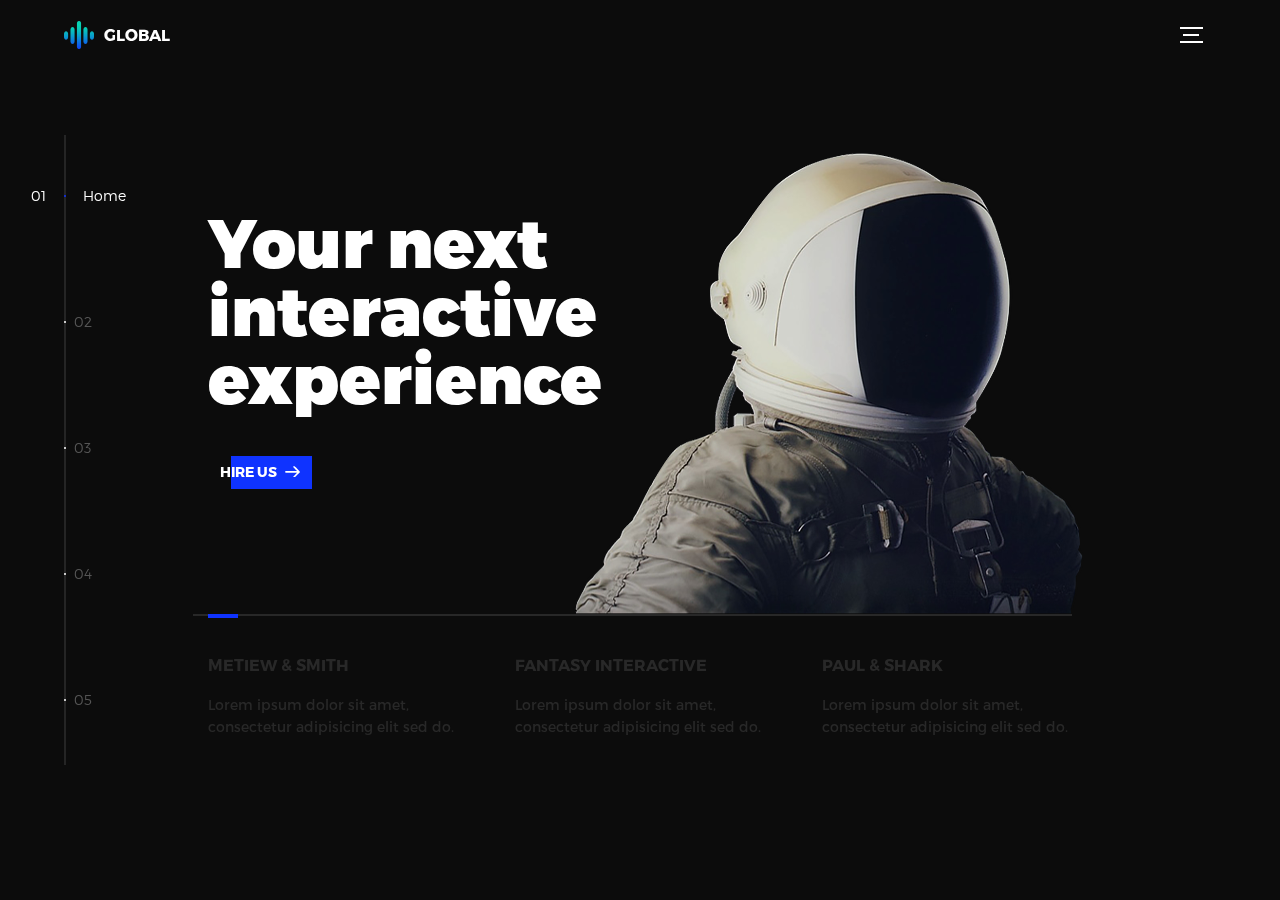
<file: app/templates/index.html>
<!DOCTYPE html>
<html lang="en">
<head>
  <title>Global</title>
  <meta charset="utf-8">
  <meta name="viewport" content="width=device-width, initial-scale=1">
  <meta http-equiv="X-UA-Compatible" content="IE=edge">
  <meta name="description" content="HTML5 website template">
  <meta name="keywords" content="global, template, html, sass, jquery">
  <meta name="author" content="Bucky Maler">
  <link rel="stylesheet" href="assets/css/main.css">
</head>
<body>

<!-- notification for small viewports and landscape oriented smartphones -->
<div class="device-notification">
  <a class="device-notification--logo" href="#0">
    <img src="assets/img/logo.png" alt="Global">
    <p>Global</p>
  </a>
  <p class="device-notification--message">Global has so much to offer that we must request you orient your device to portrait or find a larger screen. You won't be disappointed.</p>
</div>

<div class="perspective effect-rotate-left">
  <div class="container"><div class="outer-nav--return"></div>
    <div id="viewport" class="l-viewport">
      <div class="l-wrapper">
        <header class="header">
          <a class="header--logo" href="#0">
            <img src="assets/img/logo.png" alt="Global">
            <p>Global</p>
          </a>
          <button class="header--cta cta">Hire Us</button>
          <div class="header--nav-toggle">
            <span></span>
          </div>
        </header>
        <nav class="l-side-nav">
          <ul class="side-nav">
            <li class="is-active"><span>Home</span></li>
            <li><span>Works</span></li>
            <li><span>About</span></li>
            <li><span>Contact</span></li>
            <li><span>Hire us</span></li>
          </ul>
        </nav>
        <ul class="l-main-content main-content">
          <li class="l-section section section--is-active">
            <div class="intro">
              <div class="intro--banner">
                <h1>Your next<br>interactive<br>experience</h1>
                <button class="cta">Hire Us
                  <svg version="1.1" id="Layer_1" xmlns="http://www.w3.org/2000/svg" xmlns:xlink="http://www.w3.org/1999/xlink" x="0px" y="0px" viewBox="0 0 150 118" style="enable-background:new 0 0 150 118;" xml:space="preserve">
                  <g transform="translate(0.000000,118.000000) scale(0.100000,-0.100000)">
                    <path d="M870,1167c-34-17-55-57-46-90c3-15,81-100,194-211l187-185l-565-1c-431,0-571-3-590-13c-55-28-64-94-18-137c21-20,33-20,597-20h575l-192-193C800,103,794,94,849,39c20-20,39-29,61-29c28,0,63,30,298,262c147,144,272,271,279,282c30,51,23,60-219,304C947,1180,926,1196,870,1167z"/>
                  </g>
                  </svg>
                  <span class="btn-background"></span>
                </button>
                <img src="assets/img/introduction-visual.png" alt="Welcome">
              </div>
              <div class="intro--options">
                <a href="#0">
                  <h3>Metiew &amp; Smith</h3>
                  <p>Lorem ipsum dolor sit amet, consectetur adipisicing elit sed do.</p>
                </a>
                <a href="#0">
                  <h3>Fantasy interactive</h3>
                  <p>Lorem ipsum dolor sit amet, consectetur adipisicing elit sed do.</p>
                </a>
                <a href="#0">
                  <h3>Paul &amp; shark</h3>
                  <p>Lorem ipsum dolor sit amet, consectetur adipisicing elit sed do.</p>
                </a>
              </div>
            </div>
          </li>
          <li class="l-section section">
            <div class="work">
              <h2>Selected work</h2>
              <div class="work--lockup">
                <ul class="slider">
                  <li class="slider--item slider--item-left">
                    <a href="#0">
                      <div class="slider--item-image">
                        <img src="assets/img/work-victory.jpg" alt="Victory">
                      </div>
                      <p class="slider--item-title">Victory</p>
                      <p class="slider--item-description">Lorem ipsum dolor sit amet, consectetur adipisicing elit sed do.</p>
                    </a>
                  </li>
                  <li class="slider--item slider--item-center">
                    <a href="#0">
                      <div class="slider--item-image">
                        <img src="assets/img/work-metiew-smith.jpg" alt="Metiew and Smith">
                      </div>
                      <p class="slider--item-title">Metiew &amp; Smith</p>
                      <p class="slider--item-description">Lorem ipsum dolor sit amet, consectetur adipisicing elit sed do.</p>
                    </a>
                  </li>
                  <li class="slider--item slider--item-right">
                    <a href="#0">
                      <div class="slider--item-image">
                        <img src="assets/img/work-alex-nowak.jpg" alt="Alex Nowak">
                      </div>
                      <p class="slider--item-title">Alex Nowak</p>
                      <p class="slider--item-description">Lorem ipsum dolor sit amet, consectetur adipisicing elit sed do.</p>
                    </a>
                  </li>
                </ul>
                <div class="slider--prev">
                  <svg version="1.1" id="Layer_1" xmlns="http://www.w3.org/2000/svg" xmlns:xlink="http://www.w3.org/1999/xlink" x="0px" y="0px"
                  viewBox="0 0 150 118" style="enable-background:new 0 0 150 118;" xml:space="preserve">
                  <g transform="translate(0.000000,118.000000) scale(0.100000,-0.100000)">
                    <path d="M561,1169C525,1155,10,640,3,612c-3-13,1-36,8-52c8-15,134-145,281-289C527,41,562,10,590,10c22,0,41,9,61,29
                    c55,55,49,64-163,278L296,510h575c564,0,576,0,597,20c46,43,37,109-18,137c-19,10-159,13-590,13l-565,1l182,180
                    c101,99,187,188,193,199c16,30,12,57-12,84C631,1174,595,1183,561,1169z"/>
                  </g>
                  </svg>
                </div>
                <div class="slider--next">
                  <svg version="1.1" id="Layer_1" xmlns="http://www.w3.org/2000/svg" xmlns:xlink="http://www.w3.org/1999/xlink" x="0px" y="0px" viewBox="0 0 150 118" style="enable-background:new 0 0 150 118;" xml:space="preserve">
                  <g transform="translate(0.000000,118.000000) scale(0.100000,-0.100000)">
                    <path d="M870,1167c-34-17-55-57-46-90c3-15,81-100,194-211l187-185l-565-1c-431,0-571-3-590-13c-55-28-64-94-18-137c21-20,33-20,597-20h575l-192-193C800,103,794,94,849,39c20-20,39-29,61-29c28,0,63,30,298,262c147,144,272,271,279,282c30,51,23,60-219,304C947,1180,926,1196,870,1167z"/>
                  </g>
                  </svg>
                </div>
              </div>
            </div>
          </li>
          <li class="l-section section">
            <div class="about">
              <div class="about--banner">
                <h2>We<br>believe in<br>passionate<br>people</h2>
                <a href="#0">Career
                  <span>
                    <svg version="1.1" id="Layer_1" xmlns="http://www.w3.org/2000/svg" xmlns:xlink="http://www.w3.org/1999/xlink" x="0px" y="0px" viewBox="0 0 150 118" style="enable-background:new 0 0 150 118;" xml:space="preserve">
                    <g transform="translate(0.000000,118.000000) scale(0.100000,-0.100000)">
                      <path d="M870,1167c-34-17-55-57-46-90c3-15,81-100,194-211l187-185l-565-1c-431,0-571-3-590-13c-55-28-64-94-18-137c21-20,33-20,597-20h575l-192-193C800,103,794,94,849,39c20-20,39-29,61-29c28,0,63,30,298,262c147,144,272,271,279,282c30,51,23,60-219,304C947,1180,926,1196,870,1167z"/>
                    </g>
                    </svg>
                  </span>
                </a>
                <img src="assets/img/about-visual.png" alt="About Us">
              </div>
              <div class="about--options">
                <a href="#0">
                  <h3>Winners</h3>
                </a>
                <a href="#0">
                  <h3>Philosophy</h3>
                </a>
                <a href="#0">
                  <h3>History</h3>
                </a>
              </div>
            </div>
          </li>
          <li class="l-section section">
            <div class="contact">
              <div class="contact--lockup">
                <div class="modal">
                  <div class="modal--information">
                    <p>Pawia 5, 31-154 Kraków, Poland</p>
                    <a href="mailto:ouremail@gmail.com">ouremail@gmail.com</a>
                    <a href="tel:+148126287560">+48 12 628 75 60</a>
                  </div>
                  <ul class="modal--options">
                    <li><a href="#0">Bēhance</a></li>
                    <li><a href="#0">dribbble</a></li>
                    <li><a href="mailto:ouremail@gmail.com">Contact Us</a></li>
                  </ul>
                </div>
              </div>
            </div>
          </li>
          <li class="l-section section">
            <div class="hire">
              <h2>You want us to do</h2>
              <!-- checkout formspree.io for easy form setup -->
              <form class="work-request">
                <div class="work-request--options">
                  <span class="options-a">
                    <input id="opt-1" type="checkbox" value="app design">
                    <label for="opt-1">
                      <svg version="1.1" id="Layer_1" xmlns="http://www.w3.org/2000/svg" xmlns:xlink="http://www.w3.org/1999/xlink" x="0px" y="0px"
                      viewBox="0 0 150 111" style="enable-background:new 0 0 150 111;" xml:space="preserve">
                      <g transform="translate(0.000000,111.000000) scale(0.100000,-0.100000)">
                        <path d="M950,705L555,310L360,505C253,612,160,700,155,700c-6,0-44-34-85-75l-75-75l278-278L550-5l475,475c261,261,475,480,475,485c0,13-132,145-145,145C1349,1100,1167,922,950,705z"/>
                      </g>
                      </svg>
                      App Design
                    </label>
                    <input id="opt-2" type="checkbox" value="graphic design">
                    <label for="opt-2">
                      <svg version="1.1" id="Layer_1" xmlns="http://www.w3.org/2000/svg" xmlns:xlink="http://www.w3.org/1999/xlink" x="0px" y="0px"
                      viewBox="0 0 150 111" style="enable-background:new 0 0 150 111;" xml:space="preserve">
                      <g transform="translate(0.000000,111.000000) scale(0.100000,-0.100000)">
                        <path d="M950,705L555,310L360,505C253,612,160,700,155,700c-6,0-44-34-85-75l-75-75l278-278L550-5l475,475c261,261,475,480,475,485c0,13-132,145-145,145C1349,1100,1167,922,950,705z"/>
                      </g>
                      </svg>
                      Graphic Design
                    </label>
                    <input id="opt-3" type="checkbox" value="motion design">
                    <label for="opt-3">
                      <svg version="1.1" id="Layer_1" xmlns="http://www.w3.org/2000/svg" xmlns:xlink="http://www.w3.org/1999/xlink" x="0px" y="0px"
                      viewBox="0 0 150 111" style="enable-background:new 0 0 150 111;" xml:space="preserve">
                      <g transform="translate(0.000000,111.000000) scale(0.100000,-0.100000)">
                        <path d="M950,705L555,310L360,505C253,612,160,700,155,700c-6,0-44-34-85-75l-75-75l278-278L550-5l475,475c261,261,475,480,475,485c0,13-132,145-145,145C1349,1100,1167,922,950,705z"/>
                      </g>
                      </svg>
                      Motion Design
                    </label>
                  </span>
                  <span class="options-b">
                    <input id="opt-4" type="checkbox" value="ux design">
                    <label for="opt-4">
                      <svg version="1.1" id="Layer_1" xmlns="http://www.w3.org/2000/svg" xmlns:xlink="http://www.w3.org/1999/xlink" x="0px" y="0px"
                      viewBox="0 0 150 111" style="enable-background:new 0 0 150 111;" xml:space="preserve">
                      <g transform="translate(0.000000,111.000000) scale(0.100000,-0.100000)">
                        <path d="M950,705L555,310L360,505C253,612,160,700,155,700c-6,0-44-34-85-75l-75-75l278-278L550-5l475,475c261,261,475,480,475,485c0,13-132,145-145,145C1349,1100,1167,922,950,705z"/>
                      </g>
                      </svg>
                      UX Design
                    </label>
                    <input id="opt-5" type="checkbox" value="webdesign">
                    <label for="opt-5">
                      <svg version="1.1" id="Layer_1" xmlns="http://www.w3.org/2000/svg" xmlns:xlink="http://www.w3.org/1999/xlink" x="0px" y="0px"
                      viewBox="0 0 150 111" style="enable-background:new 0 0 150 111;" xml:space="preserve">
                      <g transform="translate(0.000000,111.000000) scale(0.100000,-0.100000)">
                        <path d="M950,705L555,310L360,505C253,612,160,700,155,700c-6,0-44-34-85-75l-75-75l278-278L550-5l475,475c261,261,475,480,475,485c0,13-132,145-145,145C1349,1100,1167,922,950,705z"/>
                      </g>
                      </svg>
                      Webdesign
                    </label>
                    <input id="opt-6" type="checkbox" value="marketing">
                    <label for="opt-6">
                      <svg version="1.1" id="Layer_1" xmlns="http://www.w3.org/2000/svg" xmlns:xlink="http://www.w3.org/1999/xlink" x="0px" y="0px"
                      viewBox="0 0 150 111" style="enable-background:new 0 0 150 111;" xml:space="preserve">
                      <g transform="translate(0.000000,111.000000) scale(0.100000,-0.100000)">
                        <path d="M950,705L555,310L360,505C253,612,160,700,155,700c-6,0-44-34-85-75l-75-75l278-278L550-5l475,475c261,261,475,480,475,485c0,13-132,145-145,145C1349,1100,1167,922,950,705z"/>
                      </g>
                      </svg>
                      Marketing
                    </label>
                  </span>
                </div>
                <div class="work-request--information">
                  <div class="information-name">
                    <input id="name" type="text" spellcheck="false">
                    <label for="name">Name</label>
                  </div>
                  <div class="information-email">
                    <input id="email" type="email" spellcheck="false">
                    <label for="email">Email</label>
                  </div>
                </div>
                <input type="submit" value="Send Request">
              </form>
            </div>
          </li>
        </ul>
      </div>
    </div>
  </div>
  <ul class="outer-nav">
    <li class="is-active">Home</li>
    <li>Works</li>
    <li>About</li>
    <li>Contact</li>
    <li>Hire us</li>
  </ul>
</div>

<script src="https://ajax.googleapis.com/ajax/libs/jquery/2.2.4/jquery.min.js"></script>
<script>window.jQuery || document.write('<script src="assets/js/vendor/jquery-2.2.4.min.js"><\/script>')</script>
<script src="assets/js/functions-min.js"></script>
</body>
</html>
</file>
<file: app/templates/assets/css/main.css>
@font-face{font-family:'Montserrat';src:url("fonts/Montserrat-Black.eot");src:local("☺"),url("fonts/Montserrat-Black.woff") format("woff"),url("fonts/Montserrat-Black.ttf") format("truetype"),url("fonts/Montserrat-Black.svg") format("svg");font-weight:900;font-style:normal}@font-face{font-family:'Montserrat';src:url("fonts/Montserrat-Bold.eot");src:local("☺"),url("fonts/Montserrat-Bold.woff") format("woff"),url("fonts/Montserrat-Bold.ttf") format("truetype"),url("fonts/Montserrat-Bold.svg") format("svg");font-weight:700;font-style:normal}@font-face{font-family:'Montserrat';src:url("fonts/Montserrat-Regular.eot");src:local("☺"),url("fonts/Montserrat-Regular.woff") format("woff"),url("fonts/Montserrat-Regular.ttf") format("truetype"),url("fonts/Montserrat-Regular.svg") format("svg");font-weight:400;font-style:normal}@font-face{font-family:'Montserrat';src:url("fonts/Montserrat-Light.eot");src:local("☺"),url("fonts/Montserrat-Light.woff") format("woff"),url("fonts/Montserrat-Light.ttf") format("truetype"),url("fonts/Montserrat-Light.svg") format("svg");font-weight:300;font-style:normal}/*! normalize.css v3.0.2 | MIT License | git.io/normalize */html{font-family:sans-serif;-ms-text-size-adjust:100%;-webkit-text-size-adjust:100%}body{margin:0}article,aside,details,figcaption,figure,footer,header,hgroup,main,menu,nav,section,summary{display:block}audio,canvas,progress,video{display:inline-block;vertical-align:baseline}audio:not([controls]){display:none;height:0}[hidden],template{display:none}a{background-color:transparent}a:active,a:hover{outline:0}abbr[title]{border-bottom:1px dotted}b,strong{font-weight:bold}dfn{font-style:italic}h1{font-size:2em;margin:0.67em 0}mark{background:#ff0;color:#000}small{font-size:80%}sub,sup{font-size:75%;line-height:0;position:relative;vertical-align:baseline}sup{top:-0.5em}sub{bottom:-0.25em}img{border:0}svg:not(:root){overflow:hidden}figure{margin:1em 40px}hr{box-sizing:content-box;height:0}pre{overflow:auto}code,kbd,pre,samp{font-family:monospace, monospace;font-size:1em}button,input,optgroup,select,textarea{color:inherit;font:inherit;margin:0}button{overflow:visible}button,select{text-transform:none}button,html input[type="button"],input[type="reset"],input[type="submit"]{-webkit-appearance:button;cursor:pointer}button[disabled],html input[disabled]{cursor:default}button::-moz-focus-inner,input::-moz-focus-inner{border:0;padding:0}input{line-height:normal}input[type="checkbox"],input[type="radio"]{box-sizing:border-box;padding:0}input[type="number"]::-webkit-inner-spin-button,input[type="number"]::-webkit-outer-spin-button{height:auto}input[type="search"]{-webkit-appearance:textfield;box-sizing:content-box}input[type="search"]::-webkit-search-cancel-button,input[type="search"]::-webkit-search-decoration{-webkit-appearance:none}fieldset{border:1px solid #c0c0c0;margin:0 2px;padding:0.35em 0.625em 0.75em}legend{border:0;padding:0}textarea{overflow:auto}optgroup{font-weight:bold}table{border-collapse:collapse;border-spacing:0}td,th{padding:0}::-moz-selection{background:#FFF498}::selection{background:#FFF498}::-moz-selection{background:#FFF498}img::-moz-selection{background:transparent}img::selection{background:transparent}img::-moz-selection{background:transparent}body{-webkit-tap-highlight-color:#FFF498}body{background-color:#0c0c0c;font-size:14px;line-height:1.6;font-family:"Montserrat",sans-serif;color:#fff;-webkit-font-smoothing:antialiased;-webkit-text-size-adjust:100%}.l-viewport{position:relative;width:100%;height:100vh;box-shadow:0 0 45px 5px rgba(0,0,0,0.85);overflow:hidden}.l-wrapper{position:relative;width:1440px;max-width:90%;height:100%;margin:0 auto}.l-side-nav{position:absolute;left:0;display:-webkit-box;display:-webkit-flex;display:-ms-flexbox;display:flex;height:100%;-webkit-box-align:center;-webkit-align-items:center;-ms-flex-align:center;align-items:center}.l-side-nav::before{content:"";position:absolute;top:50%;left:0;-webkit-transform:translateY(-50%);transform:translateY(-50%);width:2px;height:70%;max-height:750px;background-color:#555;opacity:.35;z-index:10}@media (max-width: 1180px){.l-side-nav{display:none}}.l-main-content{position:relative;width:100%;height:100%;margin:0;padding:0;list-style:none}.l-section{position:absolute;width:100%;height:100%}.device-notification{display:none;position:fixed;top:0;left:0;width:100%;height:100%;-webkit-box-orient:vertical;-webkit-box-direction:normal;-webkit-flex-direction:column;-ms-flex-direction:column;flex-direction:column;-webkit-box-align:center;-webkit-align-items:center;-ms-flex-align:center;-ms-grid-row-align:center;align-items:center;-webkit-box-pack:center;-webkit-justify-content:center;-ms-flex-pack:center;justify-content:center;background-color:#0c0c0c;z-index:12}.device-notification--logo{display:-webkit-box;display:-webkit-flex;display:-ms-flexbox;display:flex;-webkit-box-align:center;-webkit-align-items:center;-ms-flex-align:center;align-items:center;text-decoration:none;color:#fff}.device-notification--logo p{margin:0 0 0 10px;font-size:16px;font-weight:700;text-transform:uppercase}.device-notification--message{width:70%;margin:30px 0 0 0;font-weight:700;text-align:center}@media (max-width: 767px) and (min-width: 601px) and (max-height: 680px){.device-notification{display:-webkit-box;display:-webkit-flex;display:-ms-flexbox;display:flex}}@media (max-width: 600px) and (min-width: 480px) and (max-height: 580px){.device-notification{display:-webkit-box;display:-webkit-flex;display:-ms-flexbox;display:flex}}@media (max-width: 736px) and (min-width: 360px) and (orientation: landscape){.device-notification{display:-webkit-box;display:-webkit-flex;display:-ms-flexbox;display:flex}}@media(max-width: 359px){.device-notification{display:-webkit-box;display:-webkit-flex;display:-ms-flexbox;display:flex}}.section{opacity:0;visibility:hidden;-webkit-transition:opacity .4s ease-in-out,visibility 0s .4s;transition:opacity .4s ease-in-out,visibility 0s .4s}.section--is-active{opacity:1;visibility:visible;z-index:1;-webkit-transition:opacity .4s ease-in-out .4s;transition:opacity .4s ease-in-out .4s}.section--next{-webkit-transform:translateY(-45px);transform:translateY(-45px);-webkit-transition:-webkit-transform .4s ease-in-out;transition:-webkit-transform .4s ease-in-out;transition:transform .4s ease-in-out;transition:transform .4s ease-in-out, -webkit-transform .4s ease-in-out}.section--prev{-webkit-transform:translateY(45px);transform:translateY(45px);-webkit-transition:-webkit-transform .4s ease-in-out;transition:-webkit-transform .4s ease-in-out;transition:transform .4s ease-in-out;transition:transform .4s ease-in-out, -webkit-transform .4s ease-in-out}.header{position:absolute;top:0;left:0;display:-webkit-box;display:-webkit-flex;display:-ms-flexbox;display:flex;width:100%;height:70px;-webkit-box-align:center;-webkit-align-items:center;-ms-flex-align:center;align-items:center;-webkit-box-pack:justify;-webkit-justify-content:space-between;-ms-flex-pack:justify;justify-content:space-between;z-index:10}.header--logo{display:-webkit-box;display:-webkit-flex;display:-ms-flexbox;display:flex;-webkit-box-align:center;-webkit-align-items:center;-ms-flex-align:center;align-items:center;text-decoration:none;color:#fff}.header--logo p{margin:0 0 0 10px;font-size:16px;font-weight:700;text-transform:uppercase}.header--nav-toggle{display:-webkit-box;display:-webkit-flex;display:-ms-flexbox;display:flex;width:50px;height:50px;-webkit-box-orient:vertical;-webkit-box-direction:normal;-webkit-flex-direction:column;-ms-flex-direction:column;flex-direction:column;-webkit-box-align:center;-webkit-align-items:center;-ms-flex-align:center;align-items:center;-webkit-box-pack:center;-webkit-justify-content:center;-ms-flex-pack:center;justify-content:center;cursor:pointer}.header--nav-toggle span,.header--nav-toggle::before,.header--nav-toggle::after{content:"";position:relative;width:16px;height:2px;background-color:#fff}.header--nav-toggle::before{bottom:5px;width:23px}.header--nav-toggle::after{top:5px;width:23px}.header--cta{position:absolute;top:50%;left:50%;-webkit-transform:translate(-50%, -50%);transform:translate(-50%, -50%);padding:0 20px;line-height:30px;text-decoration:none;color:#fff;font-weight:700;text-transform:uppercase;background-color:#0f33ff;border:none;opacity:0;visibility:hidden;-webkit-transition:opacity .4s ease-in-out,visibility 0s .4s;transition:opacity .4s ease-in-out,visibility 0s .4s}.header--cta:focus{outline:none}.header--cta.is-active{opacity:1;visibility:visible;-webkit-transition:opacity .4s ease-in-out .4s;transition:opacity .4s ease-in-out .4s}@media (max-width: 767px){.header--cta{display:none}}.side-nav{position:relative;display:-webkit-box;display:-webkit-flex;display:-ms-flexbox;display:flex;width:100px;height:70%;max-height:750px;-webkit-box-orient:vertical;-webkit-box-direction:normal;-webkit-flex-direction:column;-ms-flex-direction:column;flex-direction:column;-webkit-justify-content:space-around;-ms-flex-pack:distribute;justify-content:space-around;margin:0;padding:0;list-style-position:inside;z-index:10}.side-nav>li{position:relative;top:-5px;color:#fff;font-size:6px;cursor:pointer}.side-nav>li span{position:relative;top:3px;left:10px;color:#fff;font-size:14px;font-weight:300;opacity:0;visibility:hidden}.side-nav>li::before{position:absolute;top:3px;left:10px;color:#555;font-size:14px;font-weight:300}.side-nav li:nth-child(1)::before{content:"01"}.side-nav li:nth-child(2)::before{content:"02"}.side-nav li:nth-child(3)::before{content:"03"}.side-nav li:nth-child(4)::before{content:"04"}.side-nav li:nth-child(5)::before{content:"05"}.side-nav li.is-active{color:#0f33ff;-webkit-transition:color .4s ease-in-out;transition:color .4s ease-in-out}.side-nav li.is-active span{opacity:1;visibility:visible;-webkit-transition:opacity .4s ease-in-out;transition:opacity .4s ease-in-out}.side-nav li.is-active::before{left:-33px;color:#fff}.intro{position:relative;display:-webkit-box;display:-webkit-flex;display:-ms-flexbox;display:flex;width:900px;max-width:75%;height:100%;-webkit-box-orient:vertical;-webkit-box-direction:normal;-webkit-flex-direction:column;-ms-flex-direction:column;flex-direction:column;-webkit-box-pack:center;-webkit-justify-content:center;-ms-flex-pack:center;justify-content:center;margin:0 auto}@media (max-width: 1180px){.intro{max-width:100%}}.intro--banner{position:relative;height:475px}.intro--banner::before{content:"";position:absolute;bottom:20px;left:-15px;right:0;height:2px;background-color:#282828}.intro--banner::after{content:"";position:absolute;bottom:18px;left:0;width:30px;height:4px;background-color:#0f33ff}.intro--banner h1{position:relative;font-size:68px;font-weight:900;line-height:1;z-index:1}.intro--banner button{position:relative;padding:5px 17px 5px 12px;font-weight:700;text-transform:uppercase;background-color:transparent;border:none}.intro--banner button .btn-background{position:absolute;top:0;left:23px;right:0;height:100%;background-color:#0f33ff;z-index:-1;-webkit-transition:left .2s ease-in-out;transition:left .2s ease-in-out}.intro--banner button:hover .btn-background{left:0}.intro--banner button:focus{outline:none}.intro--banner button svg{position:relative;left:5px;width:15px;fill:#fff}.intro--banner img{position:absolute;bottom:21px;right:-12px}.intro--options{display:-webkit-box;display:-webkit-flex;display:-ms-flexbox;display:flex;-webkit-box-pack:justify;-webkit-justify-content:space-between;-ms-flex-pack:justify;justify-content:space-between;margin:0;padding:0;list-style:none}.intro--options>a{max-width:250px;text-decoration:none;color:#282828;-webkit-transition:color .2s ease-in-out;transition:color .2s ease-in-out}.intro--options>a:hover{color:#fff}.intro--options h3{font-size:16px;text-transform:uppercase}.intro--options p{margin-bottom:0}@media (max-width: 900px){.intro--banner{height:380px}.intro--banner h1{font-size:55px}.intro--banner img{width:430px}.intro--options>a{margin-right:30px}.intro--options>a:last-child{margin-right:0}}@media (max-width: 767px){.intro--banner{height:305px}.intro--banner h1{font-size:44px}.intro--banner img{width:330px}.intro--options{display:block}.intro--options>a{display:block;max-width:100%;margin:0 0 30px 0}.intro--options>a:last-child{margin-bottom:0}}@media (max-width: 600px){.intro--banner{height:360px}.intro--banner h1{font-size:55px}.intro--banner img{display:none}}@media (max-width: 600px) and (max-height: 750px){.intro--banner{height:auto}.intro--banner::before,.intro--banner::after{display:none}.intro--banner h1{margin-top:0}.intro--options{display:none}}.work{position:relative;display:-webkit-box;display:-webkit-flex;display:-ms-flexbox;display:flex;width:960px;max-width:80%;height:100%;-webkit-box-orient:vertical;-webkit-box-direction:normal;-webkit-flex-direction:column;-ms-flex-direction:column;flex-direction:column;-webkit-box-pack:center;-webkit-justify-content:center;-ms-flex-pack:center;justify-content:center;margin:0 auto}@media (max-width: 1180px){.work{max-width:100%}}.work h2{margin:0 0 20px 0;font-size:30px;text-align:center}.work--lockup{position:relative}.work--lockup .slider{position:relative;display:-webkit-box;display:-webkit-flex;display:-ms-flexbox;display:flex;width:80%;margin:0 auto;padding:0;list-style:none}.work--lockup .slider--item{position:absolute;display:none;text-align:center}.work--lockup .slider--item a{text-decoration:none;color:#858585}.work--lockup .slider--item-title{margin-top:10px;font-size:12px;font-weight:700;text-transform:uppercase}.work--lockup .slider--item-description{display:none;max-width:250px;margin:0 auto}.work--lockup .slider--item-image{width:150px;height:150px;margin:0 auto;border-radius:50%;overflow:hidden}.work--lockup .slider--item-image img{width:100%}.work--lockup .slider--item-left{top:50%;left:0;-webkit-transform:translateY(-50%);transform:translateY(-50%);display:block}.work--lockup .slider--item-right{top:50%;right:0;-webkit-transform:translateY(-50%);transform:translateY(-50%);display:block}.work--lockup .slider--item-center{position:relative;top:30px;left:50%;-webkit-transform:translateX(-50%);transform:translateX(-50%);display:block}.work--lockup .slider--item-center a{color:#fff}.work--lockup .slider--item-center .slider--item-title{margin-top:25px;font-size:16px}.work--lockup .slider--item-center .slider--item-description{display:block}.work--lockup .slider--item-center .slider--item-image{width:300px;height:300px}.work--lockup .slider--next,.work--lockup .slider--prev{position:absolute;top:160px;display:-webkit-box;display:-webkit-flex;display:-ms-flexbox;display:flex;width:50px;height:50px;-webkit-box-align:center;-webkit-align-items:center;-ms-flex-align:center;align-items:center;-webkit-box-pack:center;-webkit-justify-content:center;-ms-flex-pack:center;justify-content:center;background-color:#282828;border-radius:50%;cursor:pointer}.work--lockup .slider--next svg,.work--lockup .slider--prev svg{width:20px;fill:#fff}.work--lockup .slider--next{right:0}.work--lockup .slider--prev{left:0}@media (max-width: 900px){.work--lockup .slider--item-image{width:120px;height:120px}.work--lockup .slider--item-center .slider--item-image{width:240px;height:240px}.work--lockup .slider--next,.work--lockup .slider--prev{top:130px}}@media (max-width: 767px){.work--lockup .slider{width:75%}.work--lockup .slider--item-image{width:90px;height:90px}.work--lockup .slider--item-center .slider--item-image{width:190px;height:190px}.work--lockup .slider--next,.work--lockup .slider--prev{top:105px}}@media (max-width: 600px){.work--lockup .slider{width:auto}.work--lockup .slider--item-left,.work--lockup .slider--item-right{display:none}}.about{position:relative;display:-webkit-box;display:-webkit-flex;display:-ms-flexbox;display:flex;width:900px;max-width:75%;height:100%;-webkit-box-orient:vertical;-webkit-box-direction:normal;-webkit-flex-direction:column;-ms-flex-direction:column;flex-direction:column;-webkit-box-pack:center;-webkit-justify-content:center;-ms-flex-pack:center;justify-content:center;margin:0 auto}@media (max-width: 1180px){.about{max-width:100%}}.about--banner{position:relative;height:475px}.about--banner::before{content:"";position:absolute;top:20px;left:200px;-webkit-transform:rotate(-25deg);transform:rotate(-25deg);border:5px solid #0f33ff;border-right-color:transparent;border-bottom-color:transparent}.about--banner::after{content:"";position:absolute;top:75px;left:400px;-webkit-transform:rotate(45deg);transform:rotate(45deg);width:10px;height:10px;background-color:#0f33ff}.about--banner h2{position:relative;margin-top:35px;font-size:68px;font-weight:900;line-height:1;z-index:1}.about--banner h2::before{content:"";position:absolute;top:60px;left:268px;width:30px;height:30px;background-color:#0f33ff;border-radius:50%}.about--banner h2::after{content:"";position:absolute;top:255px;left:255px;width:10px;height:10px;background-color:#0f33ff}.about--banner a{padding:5px 17px 5px 0;text-decoration:none;color:#fff;font-weight:700;text-transform:uppercase;background-color:transparent}.about--banner a:hover svg{left:10px}.about--banner a svg{position:relative;left:5px;width:15px;fill:#fff;-webkit-transition:left .2s ease-in-out;transition:left .2s ease-in-out}.about--banner img{position:absolute;bottom:-90px;right:-12px}.about--options{display:-webkit-box;display:-webkit-flex;display:-ms-flexbox;display:flex;max-width:600px;-webkit-box-pack:justify;-webkit-justify-content:space-between;-ms-flex-pack:justify;justify-content:space-between;margin:0;padding:0;list-style:none}.about--options>a{position:relative;width:150px;height:75px;text-decoration:none;color:#fff;border:10px solid #0f33ff;background-position:center;background-size:cover;background-repeat:no-repeat}.about--options>a:nth-child(1){background-image:url("../img/about-winners.jpg")}.about--options>a:nth-child(2){background-image:url("../img/about-philosophy.jpg")}.about--options>a:nth-child(3){background-image:url("../img/about-history.jpg")}.about--options>a:hover h3{bottom:-50px}.about--options h3{position:absolute;bottom:-38px;left:10px;font-size:16px;text-transform:uppercase;-webkit-transition:bottom .2s ease-in-out,left .2s ease-in-out;transition:bottom .2s ease-in-out,left .2s ease-in-out}@media (max-width: 767px){.about--banner{height:305px}.about--banner::before{top:0;left:125px}.about--banner::after{top:35px;left:260px}.about--banner h2{margin-top:10px;font-size:44px}.about--banner h2::before{top:28px;left:168px}.about--banner h2::after{top:163px;left:163px}.about--banner img{width:315px}}@media (max-width: 600px){.about--banner{height:auto}.about--banner::before{left:155px}.about--banner::after{left:310px}.about--banner h2{margin-top:0;font-size:55px}.about--banner h2::before{top:43px;left:214px}.about--banner h2::after{top:205px;left:205px}.about--banner img{display:none}.about--options{display:none}}.contact{position:fixed;top:0;left:0;width:100%;height:100%;background-image:url("../img/contact-visual.png");background-position:center;background-size:cover;background-repeat:no-repeat}.contact--lockup{position:relative;display:-webkit-box;display:-webkit-flex;display:-ms-flexbox;display:flex;width:900px;max-width:75%;height:100%;-webkit-box-align:center;-webkit-align-items:center;-ms-flex-align:center;align-items:center;-webkit-box-pack:end;-webkit-justify-content:flex-end;-ms-flex-pack:end;justify-content:flex-end;margin:0 auto}@media (max-width: 1180px){.contact--lockup{max-width:90%}}@media (max-width: 767px){.contact--lockup{-webkit-box-pack:center;-webkit-justify-content:center;-ms-flex-pack:center;justify-content:center}}.contact--lockup .modal{padding:45px 45px;text-align:center;background-color:#0c0c0c;box-shadow:0 0 30px 0 rgba(0,0,0,0.75)}.contact--lockup .modal--information p,.contact--lockup .modal--information a{display:block;margin:14px 0;text-decoration:none;color:#fff;font-weight:700}.contact--lockup .modal--information p{margin-top:0}.contact--lockup .modal--options{margin:0;padding:0;list-style:none}.contact--lockup .modal--options>li{width:130px;margin:0 auto 25px auto}.contact--lockup .modal--options li:nth-child(1){background-color:#1769ff}.contact--lockup .modal--options li:nth-child(2){background-color:#ea4c89}.contact--lockup .modal--options li:nth-child(3){margin-bottom:0;background-color:#0f33ff;text-transform:uppercase}.contact--lockup .modal--options a{display:block;width:100%;padding:8px 0;text-decoration:none;color:#fff;font-weight:700}.hire{position:relative;display:-webkit-box;display:-webkit-flex;display:-ms-flexbox;display:flex;width:700px;max-width:75%;height:100%;-webkit-box-orient:vertical;-webkit-box-direction:normal;-webkit-flex-direction:column;-ms-flex-direction:column;flex-direction:column;-webkit-box-pack:center;-webkit-justify-content:center;-ms-flex-pack:center;justify-content:center;margin:0 auto}@media (max-width: 1180px){.hire{max-width:100%}}.hire h2{margin:0 0 20px 0;font-size:30px;text-align:center}.work-request{display:-webkit-box;display:-webkit-flex;display:-ms-flexbox;display:flex;width:100%;-webkit-box-orient:vertical;-webkit-box-direction:normal;-webkit-flex-direction:column;-ms-flex-direction:column;flex-direction:column;-webkit-box-align:center;-webkit-align-items:center;-ms-flex-align:center;align-items:center;color:#fff}.work-request input[type="submit"]{width:400px;max-width:100%;line-height:50px;font-size:16px;font-weight:700;text-transform:uppercase;background-color:#0f33ff;border:none;border-radius:0}.work-request input[type="submit"]:focus{outline:none}.work-request--options{display:-webkit-box;display:-webkit-flex;display:-ms-flexbox;display:flex;width:100%;-webkit-box-orient:vertical;-webkit-box-direction:normal;-webkit-flex-direction:column;-ms-flex-direction:column;flex-direction:column;-webkit-box-align:center;-webkit-align-items:center;-ms-flex-align:center;align-items:center;margin:30px 0}.work-request--options .options-a{display:-webkit-box;display:-webkit-flex;display:-ms-flexbox;display:flex;width:100%;-webkit-box-pack:justify;-webkit-justify-content:space-between;-ms-flex-pack:justify;justify-content:space-between}.work-request--options .options-b{display:-webkit-box;display:-webkit-flex;display:-ms-flexbox;display:flex;width:72%;-webkit-flex-wrap:wrap;-ms-flex-wrap:wrap;flex-wrap:wrap;-webkit-justify-content:space-around;-ms-flex-pack:distribute;justify-content:space-around}.work-request--options label{display:block;width:200px;margin-bottom:30px;line-height:50px;font-size:16px;font-weight:700;text-align:center;border:2px solid #fff;cursor:pointer;-webkit-transition:background-color .2s ease-in-out,border-color .2s ease-in-out;transition:background-color .2s ease-in-out,border-color .2s ease-in-out}.work-request--options label svg{position:relative;left:-5px;width:0;fill:#fff;-webkit-transition:width .2s ease-in-out;transition:width .2s ease-in-out}.work-request--options input[type="checkbox"]{display:none}.work-request--options input[type="checkbox"]:checked+label{background-color:#0f33ff;border-color:#0f33ff}.work-request--options input[type="checkbox"]:checked+label svg{width:15px}.work-request--information{display:-webkit-box;display:-webkit-flex;display:-ms-flexbox;display:flex;width:100%;-webkit-box-pack:justify;-webkit-justify-content:space-between;-ms-flex-pack:justify;justify-content:space-between;margin-bottom:60px}.work-request--information .information-name,.work-request--information .information-email{position:relative;width:45%;height:50px;font-size:30px;font-weight:300}.work-request--information input[type="text"],.work-request--information input[type="email"]{width:100%;padding:0 0 5px 0;background-color:transparent;border:none;border-bottom:1px solid #fff;border-radius:0}.work-request--information input[type="text"]:focus,.work-request--information input[type="email"]:focus{outline:none;background-color:#0c0c0c}.work-request--information label{position:absolute;top:0;left:0;pointer-events:none;-webkit-transition:top .2s ease-in-out,font-size .2s ease-in-out;transition:top .2s ease-in-out,font-size .2s ease-in-out}.work-request--information input:focus+label,.work-request--information input.has-value+label{top:-15px;font-size:14px}@media (max-width: 767px){.work-request--options{-webkit-box-orient:horizontal;-webkit-box-direction:normal;-webkit-flex-direction:row;-ms-flex-direction:row;flex-direction:row;-webkit-justify-content:space-around;-ms-flex-pack:distribute;justify-content:space-around}.work-request--options .options-a,.work-request--options .options-b{display:block;width:auto}}@media (max-width: 600px){.work-request--options{margin:20px 0}}@media (max-width: 600px) and (max-width: 415px){.work-request--options{-webkit-box-pack:justify;-webkit-justify-content:space-between;-ms-flex-pack:justify;justify-content:space-between}}@media (max-width: 600px){.work-request--options label{width:150px;margin-bottom:15px;font-size:14px}.work-request--options input[type="checkbox"]:checked+label svg{width:12px}.work-request--information{margin-bottom:30px}.work-request--information .information-name,.work-request--information .information-email{height:40px;font-size:24px}}.perspective{position:relative;width:100%;height:100%;overflow:hidden}.perspective--modalview{position:fixed;-webkit-perspective:1500px;perspective:1500px}.container{position:relative;-webkit-transform:translateZ(0) translateX(0) rotateY(0deg);transform:translateZ(0) translateX(0) rotateY(0deg);min-height:100%;outline:30px solid #0f33ff;-webkit-transition:-webkit-transform .4s;transition:-webkit-transform .4s;transition:transform .4s;transition:transform .4s, -webkit-transform .4s}.modalview .container{position:absolute;width:100%;height:100%;overflow:hidden;-webkit-backface-visibility:hidden;backface-visibility:hidden}.effect-rotate-left .container{-webkit-transform-origin:0% 50%;transform-origin:0% 50%;-webkit-transition:-webkit-transform .4s;transition:-webkit-transform .4s;transition:transform .4s;transition:transform .4s, -webkit-transform .4s}.effect-rotate-left--animate .container{-webkit-transform:translateZ(-1800px) translateX(-50%) rotateY(45deg);transform:translateZ(-1800px) translateX(-50%) rotateY(45deg);outline:30px solid #0f33ff}.outer-nav{position:absolute;top:50%;left:55%;-webkit-transform:translateY(-50%);transform:translateY(-50%);-webkit-transform-style:preserve-3d;transform-style:preserve-3d;margin:0;padding:0;list-style:none;text-align:center;visibility:hidden;-webkit-transition:visibility 0s .2s;transition:visibility 0s .2s}.outer-nav.is-vis{visibility:visible}.outer-nav--return{position:absolute;top:0;left:0;width:100%;height:100%;display:none;cursor:pointer;z-index:11}.outer-nav--return.is-vis{display:block}.outer-nav>li{-webkit-transform-style:preserve-3d;transform-style:preserve-3d;-webkit-transform:translateX(350px) translateZ(-1000px);transform:translateX(350px) translateZ(-1000px);font-size:55px;font-weight:900;opacity:0;cursor:pointer;-webkit-transition:opacity .2s,-webkit-transform .2s;transition:opacity .2s,-webkit-transform .2s;transition:transform .2s,opacity .2s;transition:transform .2s,opacity .2s,-webkit-transform .2s}.outer-nav>li.is-vis{-webkit-transform:translateX(0) translateZ(0);transform:translateX(0) translateZ(0);opacity:1;-webkit-transition:opacity .4s,-webkit-transform .4s;transition:opacity .4s,-webkit-transform .4s;transition:transform .4s,opacity .4s;transition:transform .4s,opacity .4s,-webkit-transform .4s}.outer-nav>li::before{content:"";position:absolute;top:50%;left:50%;-webkit-transform:translate(-50%, -25%);transform:translate(-50%, -25%);width:110%;height:15px;opacity:0;background-color:#0f33ff}.outer-nav>li.is-active::before{opacity:1}@media (max-width: 767px){.outer-nav>li{font-size:44px}}@media (max-width: 600px){.outer-nav>li{font-size:34px}}.outer-nav li.is-vis:nth-child(2){-webkit-transition-delay:.04s;transition-delay:.04s}.outer-nav li.is-vis:nth-child(3){-webkit-transition-delay:.08s;transition-delay:.08s}.outer-nav li.is-vis:nth-child(4){-webkit-transition-delay:.12s;transition-delay:.12s}.outer-nav li.is-vis:nth-child(5){-webkit-transition-delay:.16s;transition-delay:.16s}
</file>
